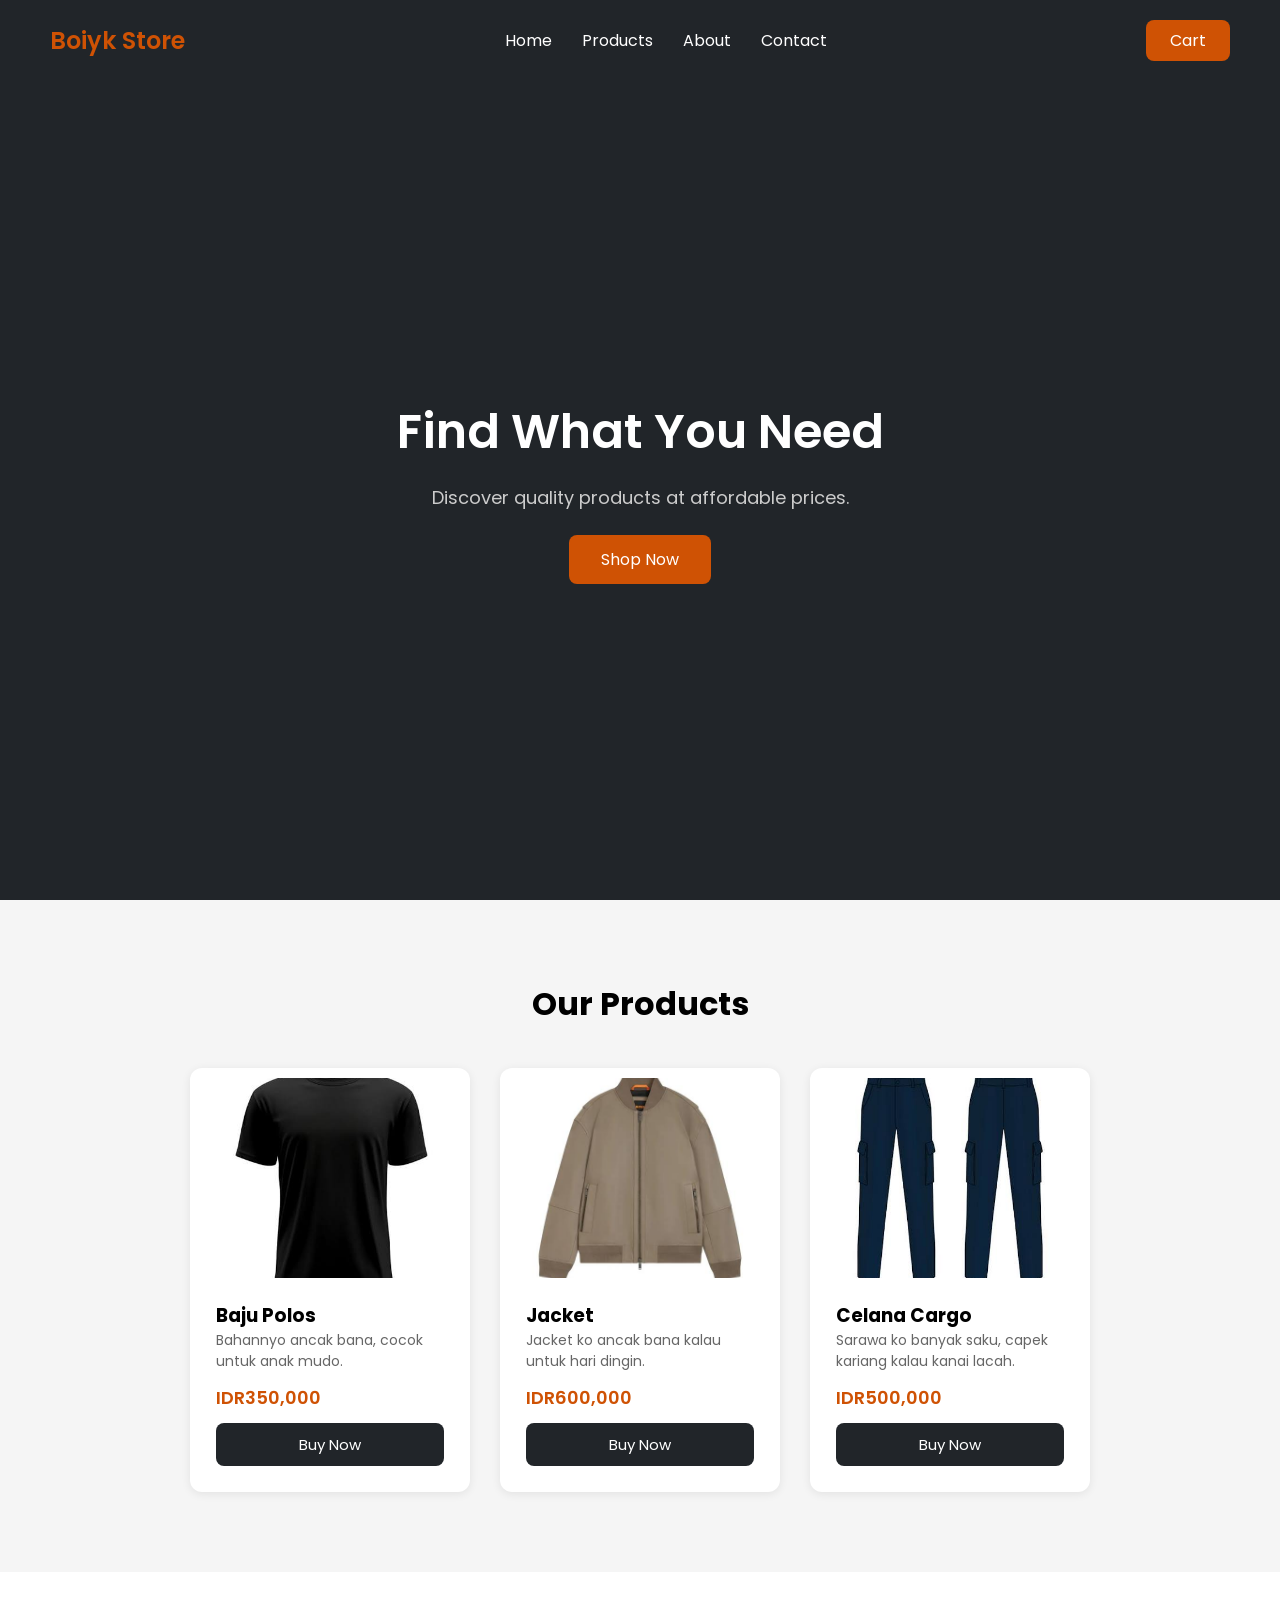
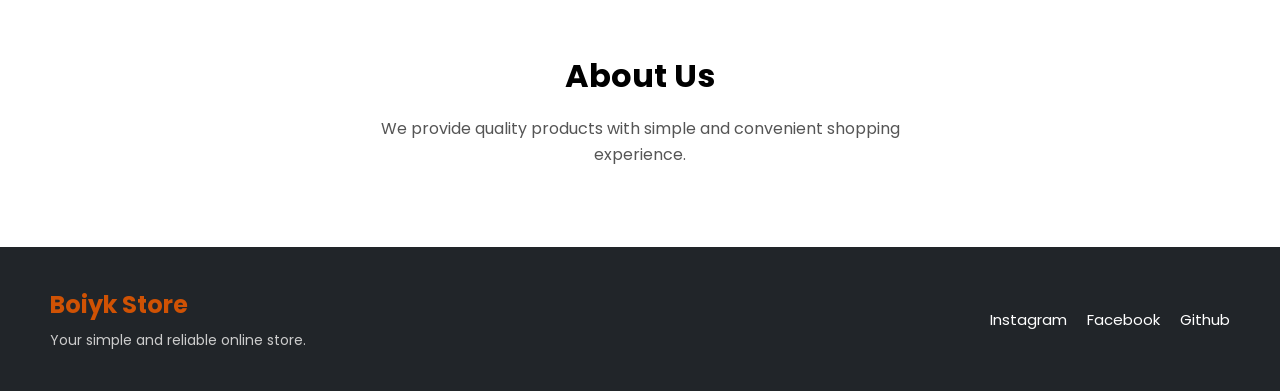
<file: index.html>
<!DOCTYPE html>
<html lang="en">

<head>
    <meta charset="UTF-8">
    <meta name="viewport" content="width=device-width, initial-scale=1.0">

    <title>Boiyk Store</title>

    <link rel="stylesheet" href="style.css">
</head>

<body>

    <!-- Navigation -->
    <nav class="navbar">

        <h2>Boiyk Store</h2>

        <ul>
            <li><a href="#home">Home</a></li>
            <li><a href="#products">Products</a></li>
            <li><a href="#about">About</a></li>
            <li><a href="#contact">Contact</a></li>
        </ul>

        <a href="cart.html">
            <button class="cart-btn">
                Cart
            </button>
        </a>

    </nav>


    <!-- Hero -->
    <main id="home">

        <section class="hero">

            <div class="hero-content">

                <h1>Find What You Need</h1>

                <p>
                    Discover quality products at affordable prices.
                </p>

                <button class="shop-btn">
                    Shop Now
                </button>

            </div>

        </section>


        <!-- Products -->
        <section id="products" class="products">

            <h2>Our Products</h2>

            <div class="product-container">

                <article class="product-card">

                    <a href="product-1.html">
                        <img src="product-1.jpg" alt="Baju">
                    </a>

                    <div class="product-info">

                        <h3>Baju Polos</h3>

                        <p class="description">
                            Bahannyo ancak bana, cocok untuk anak mudo.
                        </p>

                        <p class="price">
                            IDR350,000
                        </p>

                        <a href="product-1.html">
                            <button class="buy-btn">
                                Buy Now
                            </button>
                        </a>

                    </div>

                </article>


                <article class="product-card">

                    <a href="product-2.html">
                        <img src="product-2.jpg" alt="Jacket">
                    </a>

                    <div class="product-info">

                        <h3>Jacket</h3>

                        <p class="description">
                            Jacket ko ancak bana kalau untuk hari dingin.
                        </p>

                        <p class="price">
                            IDR600,000
                        </p>

                        <a href="product-2.html">
                            <button class="buy-btn">
                                Buy Now
                            </button>
                        </a>

                    </div>

                </article>


                <article class="product-card">

                    <a href="product-3.html">
                        <img src="product-3.jpg" alt="Celana">
                    </a>

                    <div class="product-info">

                        <h3>Celana Cargo</h3>

                        <p class="description">
                            Sarawa ko banyak saku, capek kariang kalau kanai lacah.
                        </p>

                        <p class="price">
                            IDR500,000
                        </p>

                        <a href="product-3.html">
                            <button class="buy-btn">
                                Buy Now
                            </button>
                        </a>

                    </div>

                </article>

            </div>

        </section>


        <!-- About -->
        <section id="about" class="about">

            <h2>About Us</h2>

            <p>
                We provide quality products with simple and
                convenient shopping experience.
            </p>

        </section>

    </main>


    <!-- Footer -->
    <footer id="contact">

        <div class="footer-content">

            <h2>Boiyk Store</h2>

            <p>
                Your simple and reliable online store.
            </p>

        </div>

        <div class="footer-links">

            <a href="#">Instagram</a>
            <a href="#">Facebook</a>
            <a href="#">Github</a>

        </div>

    </footer>

</body>

</html>
</file>
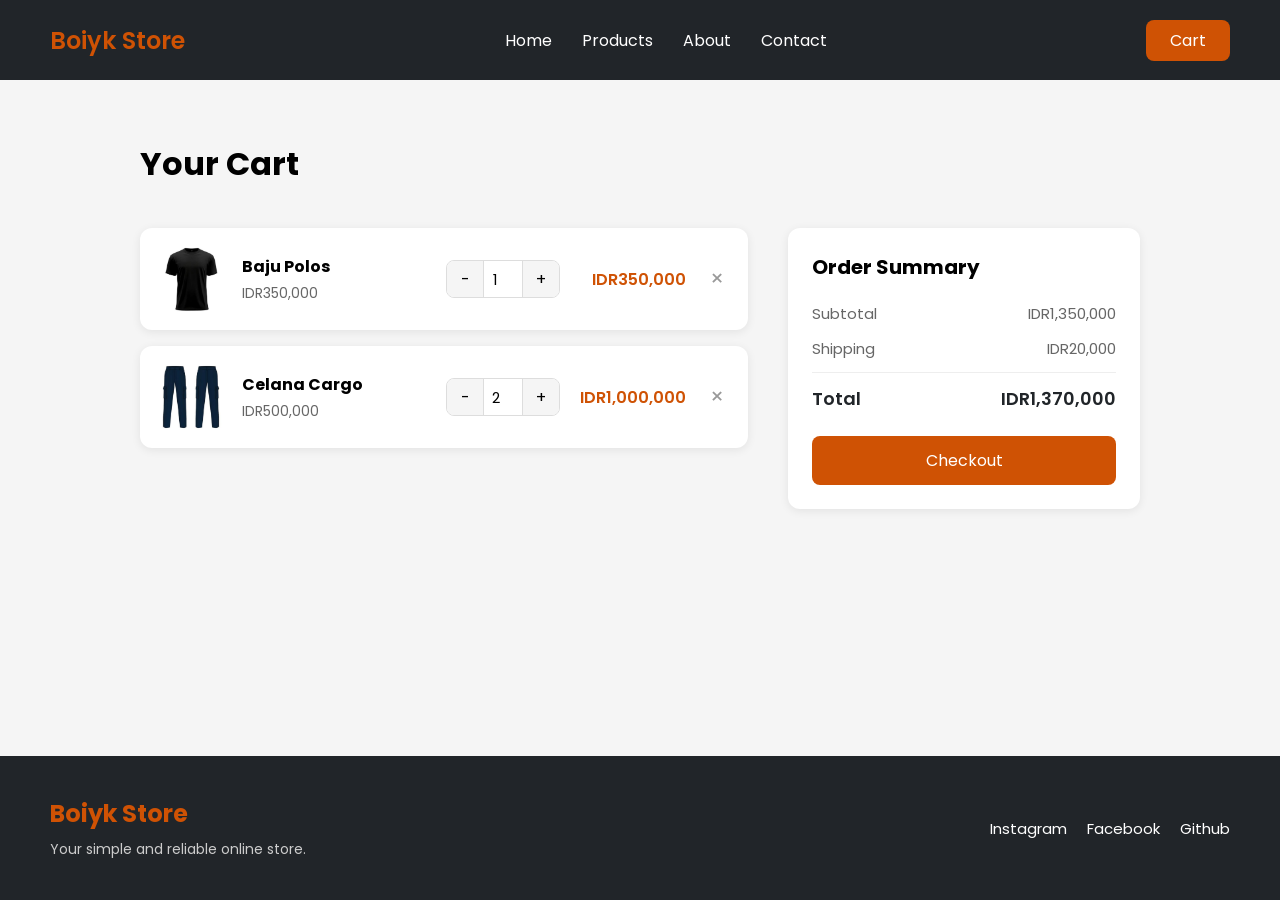
<file: cart.html>
<!DOCTYPE html>
<html lang="en">

<head>
    <meta charset="UTF-8">
    <meta name="viewport" content="width=device-width, initial-scale=1.0">

    <title>Cart - Boiyk Store</title>

    <link rel="stylesheet" href="style.css">
</head>

<body>

    <!-- Navigation -->
    <nav class="navbar">

        <h2>Boiyk Store</h2>

        <ul>
            <li><a href="index.html#home">Home</a></li>
            <li><a href="index.html#products">Products</a></li>
            <li><a href="index.html#about">About</a></li>
            <li><a href="index.html#contact">Contact</a></li>
        </ul>

        <button class="cart-btn">
            Cart
        </button>

    </nav>


    <!-- Cart -->
    <main>

        <section class="cart-section">

            <h1>Your Cart</h1>

            <div class="cart-container">

                <div class="cart-items">

                    <div class="cart-item">

                        <img src="product-1.jpg" alt="Baju Polos">

                        <div class="cart-item-info">
                            <h3>Baju Polos</h3>
                            <p class="price">IDR350,000</p>
                        </div>

                        <div class="qty-controls">
                            <button type="button" class="qty-btn">-</button>
                            <input type="number" value="1" min="1">
                            <button type="button" class="qty-btn">+</button>
                        </div>

                        <p class="item-subtotal">IDR350,000</p>

                        <button class="remove-btn" aria-label="Remove item">&times;</button>

                    </div>

                    <div class="cart-item">

                        <img src="product-3.jpg" alt="Celana Cargo">

                        <div class="cart-item-info">
                            <h3>Celana Cargo</h3>
                            <p class="price">IDR500,000</p>
                        </div>

                        <div class="qty-controls">
                            <button type="button" class="qty-btn">-</button>
                            <input type="number" value="2" min="1">
                            <button type="button" class="qty-btn">+</button>
                        </div>

                        <p class="item-subtotal">IDR1,000,000</p>

                        <button class="remove-btn" aria-label="Remove item">&times;</button>

                    </div>

                </div>

                <div class="cart-summary">

                    <h2>Order Summary</h2>

                    <div class="summary-row">
                        <span>Subtotal</span>
                        <span>IDR1,350,000</span>
                    </div>

                    <div class="summary-row">
                        <span>Shipping</span>
                        <span>IDR20,000</span>
                    </div>

                    <div class="summary-row summary-total">
                        <span>Total</span>
                        <span>IDR1,370,000</span>
                    </div>

                    <a href="checkout.html">
                        <button class="shop-btn checkout-btn">
                            Checkout
                        </button>
                    </a>

                </div>

            </div>

        </section>

    </main>


    <!-- Footer -->
    <footer id="contact">

        <div class="footer-content">

            <h2>Boiyk Store</h2>

            <p>
                Your simple and reliable online store.
            </p>

        </div>

        <div class="footer-links">

            <a href="#">Instagram</a>
            <a href="#">Facebook</a>
            <a href="#">Github</a>

        </div>

    </footer>

</body>

</html>
</file>
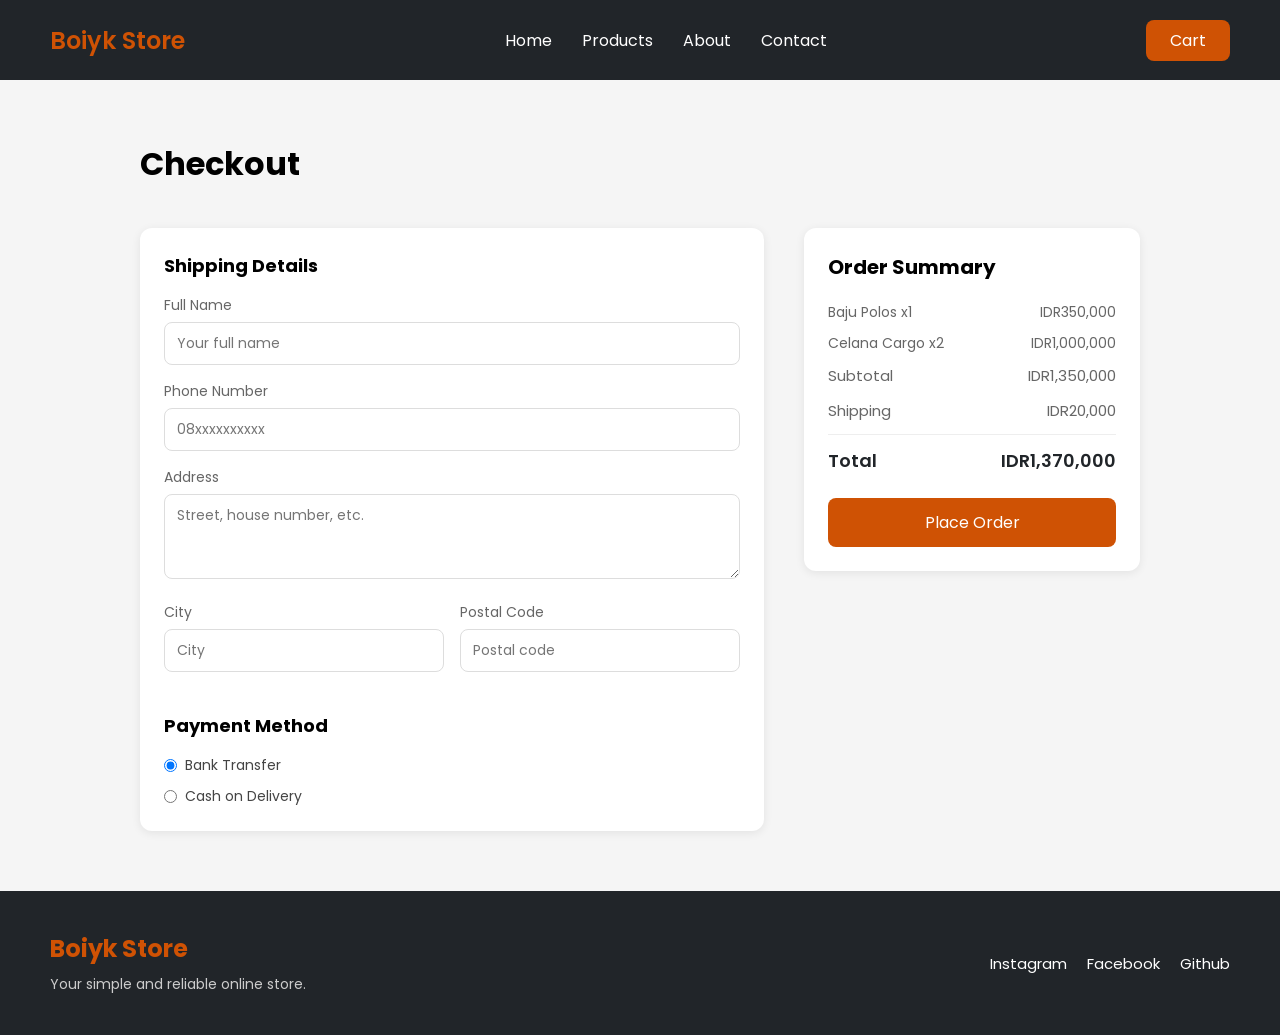
<file: checkout.html>
<!DOCTYPE html>
<html lang="en">

<head>
    <meta charset="UTF-8">
    <meta name="viewport" content="width=device-width, initial-scale=1.0">

    <title>Checkout - Boiyk Store</title>

    <link rel="stylesheet" href="style.css">
</head>

<body>

    <!-- Navigation -->
    <nav class="navbar">

        <h2>Boiyk Store</h2>

        <ul>
            <li><a href="index.html#home">Home</a></li>
            <li><a href="index.html#products">Products</a></li>
            <li><a href="index.html#about">About</a></li>
            <li><a href="index.html#contact">Contact</a></li>
        </ul>

        <a href="cart.html">
            <button class="cart-btn">
                Cart
            </button>
        </a>

    </nav>


    <!-- Checkout -->
    <main>

        <section class="checkout-section">

            <h1>Checkout</h1>

            <div class="checkout-container">

                <form class="checkout-form">

                    <h2>Shipping Details</h2>

                    <div class="form-group">
                        <label for="fullname">Full Name</label>
                        <input type="text" id="fullname" placeholder="Your full name" required>
                    </div>

                    <div class="form-group">
                        <label for="phone">Phone Number</label>
                        <input type="tel" id="phone" placeholder="08xxxxxxxxxx" required>
                    </div>

                    <div class="form-group">
                        <label for="address">Address</label>
                        <textarea id="address" rows="3" placeholder="Street, house number, etc." required></textarea>
                    </div>

                    <div class="form-row">

                        <div class="form-group">
                            <label for="city">City</label>
                            <input type="text" id="city" placeholder="City" required>
                        </div>

                        <div class="form-group">
                            <label for="postal">Postal Code</label>
                            <input type="text" id="postal" placeholder="Postal code" required>
                        </div>

                    </div>

                    <h2>Payment Method</h2>

                    <div class="payment-options">

                        <label class="payment-option">
                            <input type="radio" name="payment" value="transfer" checked>
                            Bank Transfer
                        </label>

                        <label class="payment-option">
                            <input type="radio" name="payment" value="cod">
                            Cash on Delivery
                        </label>

                    </div>

                </form>

                <div class="checkout-summary">

                    <h2>Order Summary</h2>

                    <div class="summary-item">
                        <span>Baju Polos x1</span>
                        <span>IDR350,000</span>
                    </div>

                    <div class="summary-item">
                        <span>Celana Cargo x2</span>
                        <span>IDR1,000,000</span>
                    </div>

                    <div class="summary-row">
                        <span>Subtotal</span>
                        <span>IDR1,350,000</span>
                    </div>

                    <div class="summary-row">
                        <span>Shipping</span>
                        <span>IDR20,000</span>
                    </div>

                    <div class="summary-row summary-total">
                        <span>Total</span>
                        <span>IDR1,370,000</span>
                    </div>

                    <button type="submit" class="shop-btn place-order-btn">
                        Place Order
                    </button>

                </div>

            </div>

        </section>

    </main>


    <!-- Footer -->
    <footer id="contact">

        <div class="footer-content">

            <h2>Boiyk Store</h2>

            <p>
                Your simple and reliable online store.
            </p>

        </div>

        <div class="footer-links">

            <a href="#">Instagram</a>
            <a href="#">Facebook</a>
            <a href="#">Github</a>

        </div>

    </footer>

</body>

</html>
</file>
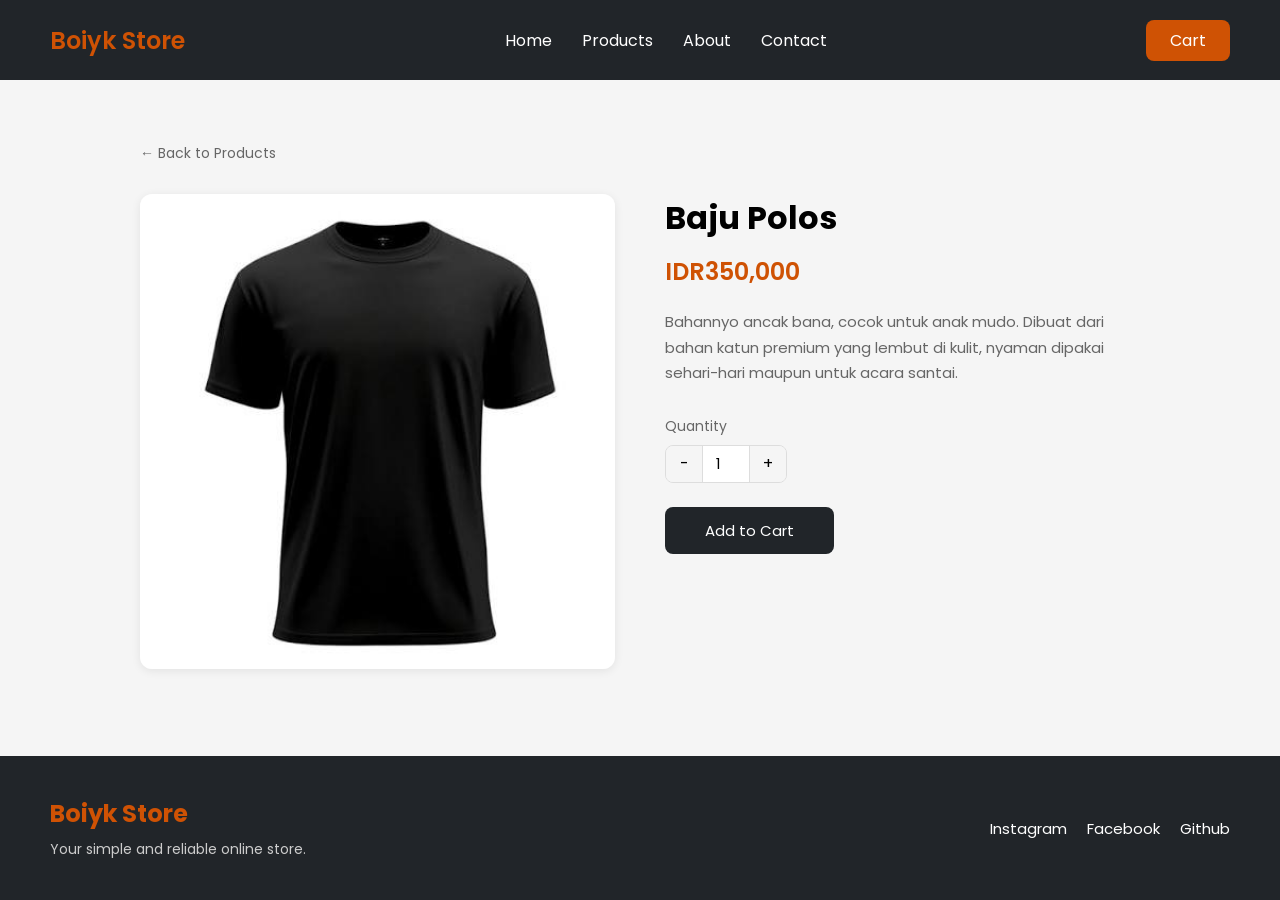
<file: product-1.html>
<!DOCTYPE html>
<html lang="en">

<head>
    <meta charset="UTF-8">
    <meta name="viewport" content="width=device-width, initial-scale=1.0">

    <title>Baju Polos - Boiyk Store</title>

    <link rel="stylesheet" href="style.css">
</head>

<body>

    <!-- Navigation -->
    <nav class="navbar">

        <h2>Boiyk Store</h2>

        <ul>
            <li><a href="index.html#home">Home</a></li>
            <li><a href="index.html#products">Products</a></li>
            <li><a href="index.html#about">About</a></li>
            <li><a href="index.html#contact">Contact</a></li>
        </ul>

        <a href="cart.html">
            <button class="cart-btn">
                Cart
            </button>
        </a>

    </nav>


    <!-- Product Detail -->
    <main>

        <section class="product-detail">

            <a href="index.html#products" class="back-link">&larr; Back to Products</a>

            <div class="detail-container">

                <div class="detail-image">
                    <img src="product-1.jpg" alt="Baju Polos">
                </div>

                <div class="detail-info">

                    <h1>Baju Polos</h1>

                    <p class="price">IDR350,000</p>

                    <p class="description">
                        Bahannyo ancak bana, cocok untuk anak mudo. Dibuat dari bahan
                        katun premium yang lembut di kulit, nyaman dipakai sehari-hari
                        maupun untuk acara santai.
                    </p>

                    <div class="qty-selector">
                        <label for="qty">Quantity</label>
                        <div class="qty-controls">
                            <button type="button" class="qty-btn" id="qty-minus">-</button>
                            <input type="number" id="qty" value="1" min="1">
                            <button type="button" class="qty-btn" id="qty-plus">+</button>
                        </div>
                    </div>

                    <button class="buy-btn add-to-cart-btn">
                        Add to Cart
                    </button>

                </div>

            </div>

        </section>

    </main>


    <!-- Footer -->
    <footer id="contact">

        <div class="footer-content">

            <h2>Boiyk Store</h2>

            <p>
                Your simple and reliable online store.
            </p>

        </div>

        <div class="footer-links">

            <a href="#">Instagram</a>
            <a href="#">Facebook</a>
            <a href="#">Github</a>

        </div>

    </footer>

</body>

</html>
</file>
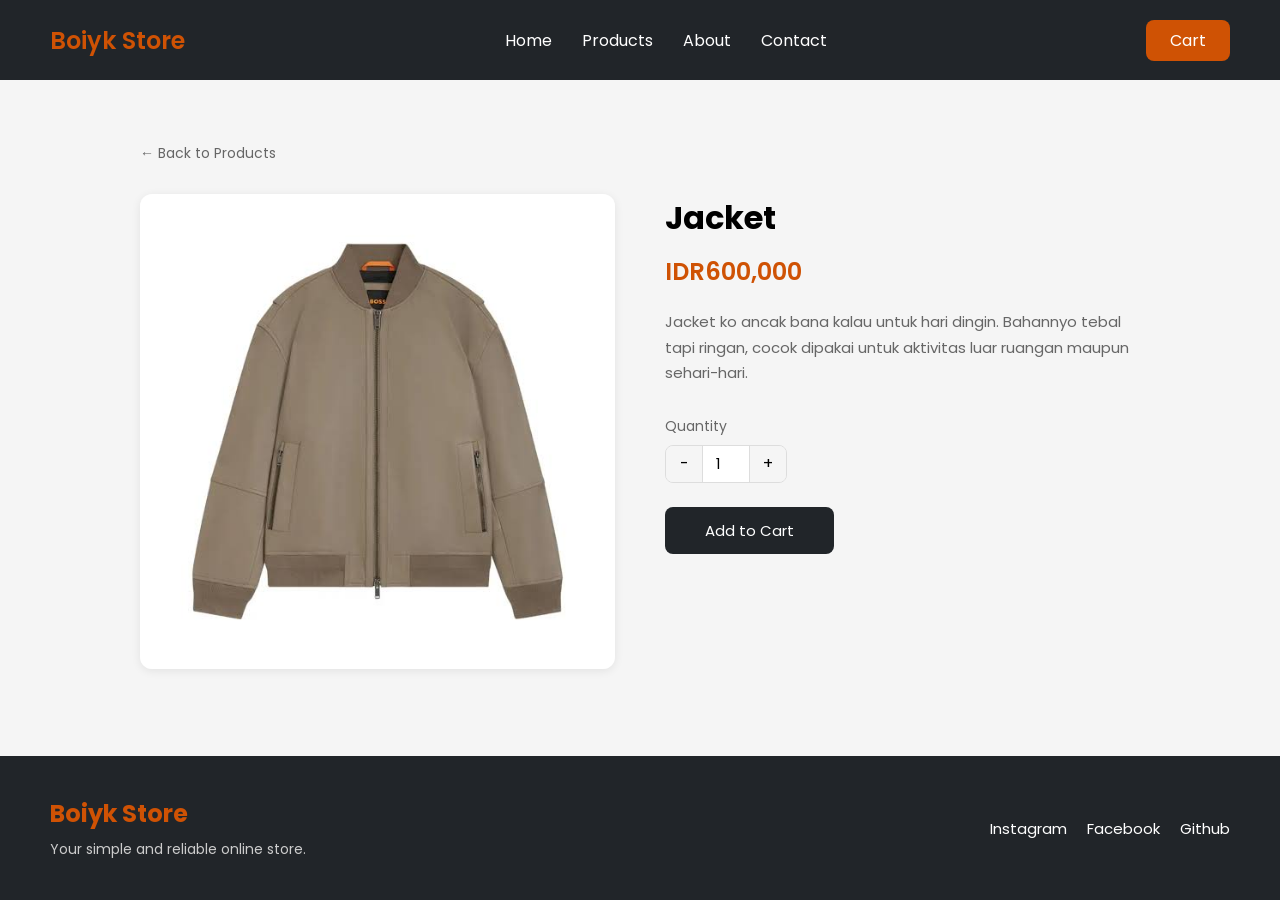
<file: product-2.html>
<!DOCTYPE html>
<html lang="en">

<head>
    <meta charset="UTF-8">
    <meta name="viewport" content="width=device-width, initial-scale=1.0">

    <title>Jacket - Boiyk Store</title>

    <link rel="stylesheet" href="style.css">
</head>

<body>

    <!-- Navigation -->
    <nav class="navbar">

        <h2>Boiyk Store</h2>

        <ul>
            <li><a href="index.html#home">Home</a></li>
            <li><a href="index.html#products">Products</a></li>
            <li><a href="index.html#about">About</a></li>
            <li><a href="index.html#contact">Contact</a></li>
        </ul>

        <a href="cart.html">
            <button class="cart-btn">
                Cart
            </button>
        </a>

    </nav>


    <!-- Product Detail -->
    <main>

        <section class="product-detail">

            <a href="index.html#products" class="back-link">&larr; Back to Products</a>

            <div class="detail-container">

                <div class="detail-image">
                    <img src="product-2.jpg" alt="Jacket">
                </div>

                <div class="detail-info">

                    <h1>Jacket</h1>

                    <p class="price">IDR600,000</p>

                    <p class="description">
                        Jacket ko ancak bana kalau untuk hari dingin. Bahannyo
                        tebal tapi ringan, cocok dipakai untuk aktivitas luar
                        ruangan maupun sehari-hari.
                    </p>

                    <div class="qty-selector">
                        <label for="qty">Quantity</label>
                        <div class="qty-controls">
                            <button type="button" class="qty-btn" id="qty-minus">-</button>
                            <input type="number" id="qty" value="1" min="1">
                            <button type="button" class="qty-btn" id="qty-plus">+</button>
                        </div>
                    </div>

                    <button class="buy-btn add-to-cart-btn">
                        Add to Cart
                    </button>

                </div>

            </div>

        </section>

    </main>


    <!-- Footer -->
    <footer id="contact">

        <div class="footer-content">

            <h2>Boiyk Store</h2>

            <p>
                Your simple and reliable online store.
            </p>

        </div>

        <div class="footer-links">

            <a href="#">Instagram</a>
            <a href="#">Facebook</a>
            <a href="#">Github</a>

        </div>

    </footer>

</body>

</html>
</file>
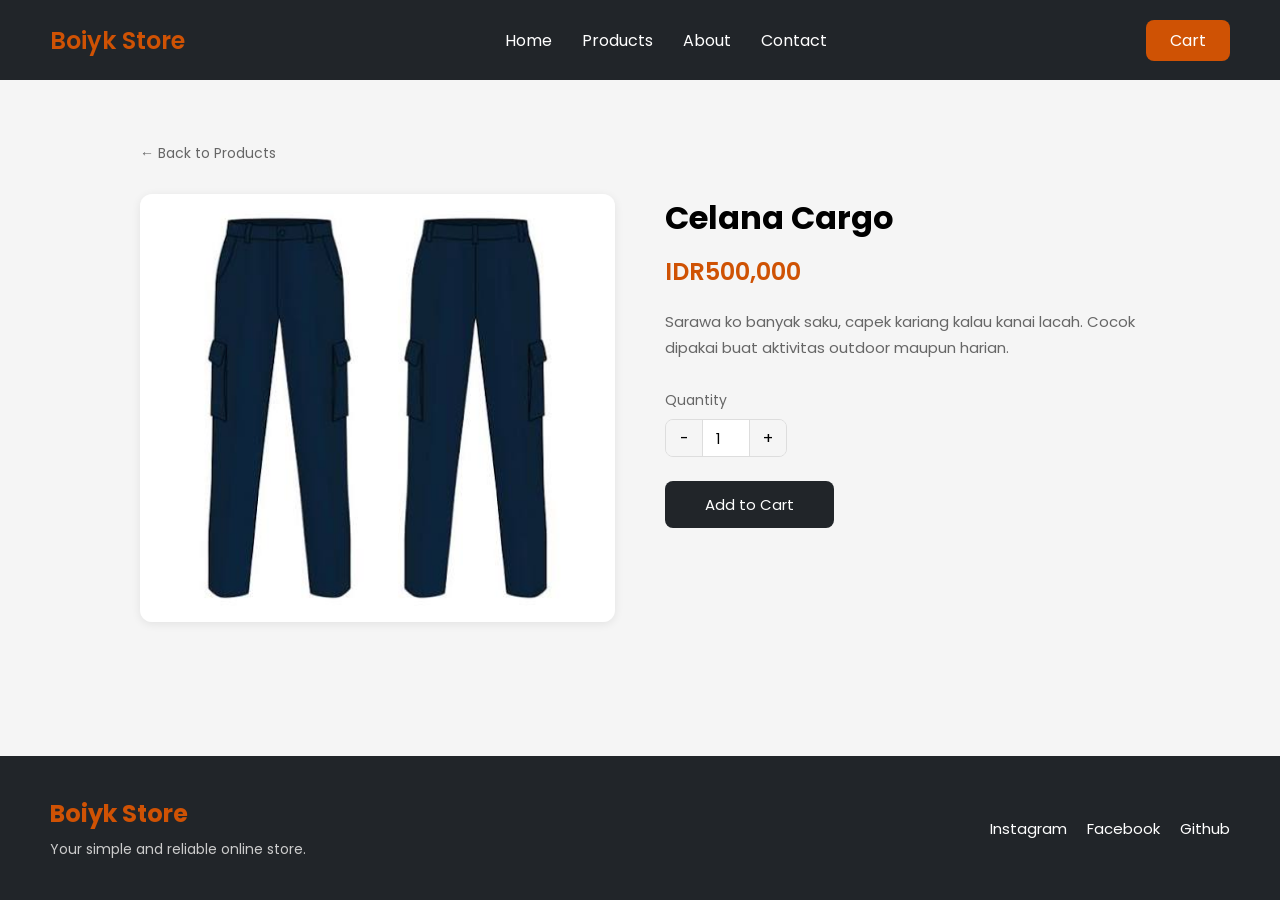
<file: product-3.html>
<!DOCTYPE html>
<html lang="en">

<head>
    <meta charset="UTF-8">
    <meta name="viewport" content="width=device-width, initial-scale=1.0">

    <title>Celana Cargo - Boiyk Store</title>

    <link rel="stylesheet" href="style.css">
</head>

<body>

    <!-- Navigation -->
    <nav class="navbar">

        <h2>Boiyk Store</h2>

        <ul>
            <li><a href="index.html#home">Home</a></li>
            <li><a href="index.html#products">Products</a></li>
            <li><a href="index.html#about">About</a></li>
            <li><a href="index.html#contact">Contact</a></li>
        </ul>

        <a href="cart.html">
            <button class="cart-btn">
                Cart
            </button>
        </a>

    </nav>


    <!-- Product Detail -->
    <main>

        <section class="product-detail">

            <a href="index.html#products" class="back-link">&larr; Back to Products</a>

            <div class="detail-container">

                <div class="detail-image">
                    <img src="product-3.jpg" alt="Celana">
                </div>

                <div class="detail-info">

                    <h1>Celana Cargo</h1>

                    <p class="price">IDR500,000</p>

                    <p class="description">
                        Sarawa ko banyak saku, capek kariang kalau kanai lacah.
                        Cocok dipakai buat aktivitas outdoor maupun harian.
                    </p>

                    <div class="qty-selector">
                        <label for="qty">Quantity</label>
                        <div class="qty-controls">
                            <button type="button" class="qty-btn" id="qty-minus">-</button>
                            <input type="number" id="qty" value="1" min="1">
                            <button type="button" class="qty-btn" id="qty-plus">+</button>
                        </div>
                    </div>

                    <button class="buy-btn add-to-cart-btn">
                        Add to Cart
                    </button>

                </div>

            </div>

        </section>

    </main>


    <!-- Footer -->
    <footer id="contact">

        <div class="footer-content">

            <h2>Boiyk Store</h2>

            <p>
                Your simple and reliable online store.
            </p>

        </div>

        <div class="footer-links">

            <a href="#">Instagram</a>
            <a href="#">Facebook</a>
            <a href="#">Github</a>

        </div>

    </footer>

</body>

</html>
</file>
<file: style.css>
@import url('https://fonts.googleapis.com/css2?family=Poppins:wght@300;400;500;600;700&display=swap');

html {
    overflow-y: scroll;
}

:root {
    --brand-color: #cf5204;
    --brand-hover: #e96504;
    --dark: #212529;
}

a:focus-visible,
button:focus-visible {
    outline: 2px solid var(--brand-color);
    outline-offset: 2px;
}

* {
    margin: 0;
    padding: 0;
    box-sizing: border-box;
    font-family: 'Poppins', sans-serif;
}

body {
    min-height: 100vh;
    display: flex;
    flex-direction: column;
    padding-top: 80px;
    background: #F5F5F5;
}

main {
    flex: 1;
}

.navbar {
    position: fixed;
    top: 0;
    left: 0;
    width: 100%;

    height: 80px;
    padding: 0 50px;

    display: flex;
    align-items: center;
    justify-content: space-between;

    background: var(--dark);
    z-index: 1000;
}

.navbar h2 {
    color: var(--brand-color);
    font-size: 24px;
    font-weight: 600;
}

.navbar ul {
    display: flex;
    list-style: none;
    gap: 30px;
}

.navbar ul li a {
    text-decoration: none;
    color: #ffffff;
    font-size: 16px;
    transition: color 0.3s ease;
}

.navbar ul li a:hover {
    color: var(--brand-hover);
}

.cart-btn {
    background: var(--brand-color);
    color: #ffffff;

    border: none;
    border-radius: 8px;

    padding: 8px 24px;

    font-size: 16px;
    cursor: pointer;

    transition: background-color 0.2s ease;
}

.cart-btn:hover {
    background: var(--brand-hover);
}

.hero {
    height: calc(100vh - 80px);
    display: flex;
    align-items: center;
    justify-content: center;
    text-align: center;
    background: var(--dark);
    color: #ffffff;
}

.hero-content h1 {
    font-size: 48px;
    font-weight: 600;
    margin-bottom: 16px;
}

.hero-content p {
    font-size: 18px;
    color: #cccccc;
    margin-bottom: 24px;
}

.shop-btn {
    background: var(--brand-color);
    color: #ffffff;
    border: none;
    border-radius: 8px;
    padding: 12px 32px;
    font-size: 16px;
    cursor: pointer;
    transition: background-color 0.2s ease;
}

.shop-btn:hover {
    background: var(--brand-hover);
}

.products {
    padding: 80px 50px;
    text-align: center;
}

.products h2 {
    font-size: 32px;
    margin-bottom: 40px;
}

.product-container {
    display: flex;
    flex-wrap: wrap;
    justify-content: center;
    gap: 30px;
}

.product-card {
    width: 280px;
    padding: 10px;
    background: #ffffff;
    border-radius: 12px;
    overflow: hidden;
    text-align: left;
    box-shadow: 0 2px 10px rgba(0, 0, 0, 0.08);
    transition: transform 0.2s ease;
}

.product-card:hover {
    box-shadow: 0 2px 10px rgba(207, 82, 4, 0.5);
    background: rgb(207, 82, 4, 0.1);
}

.product-card img {
    width: 100%;
    height: 200px;
    object-fit: cover;
    border-radius: 12px;
}

.product-info {
    padding: 16px;
}

.product-info .description {
    font-size: 14px;
    color: #666666;
    margin-bottom: 12px;
}

.product-card:hover {
    transform: translateY(-6px);
}

.product-info .price {
    font-size: 18px;
    font-weight: 600;
    color: var(--brand-color);
    margin-bottom: 12px;
}

.buy-btn {
    width: 100%;
    background: var(--dark);
    color: #ffffff;
    border: none;
    border-radius: 8px;
    padding: 10px;
    font-size: 15px;
    cursor: pointer;
    transition: background-color 0.2s ease;
}

.buy-btn:hover {
    background: var(--brand-color);
}

.product-detail {
    padding: 60px 50px;
    max-width: 1100px;
    margin: 0 auto;
}

.back-link {
    display: inline-block;
    color: #666666;
    text-decoration: none;
    font-size: 14px;
    margin-bottom: 30px;
    transition: color 0.2s ease;
}

.back-link:hover {
    color: var(--brand-color);
}

.detail-container {
    display: flex;
    gap: 50px;
    flex-wrap: wrap;
}

.detail-image {
    flex: 1;
    min-width: 280px;
}

.detail-image img {
    width: 100%;
    border-radius: 12px;
    box-shadow: 0 2px 10px rgba(0, 0, 0, 0.08);
}

.detail-info {
    flex: 1;
    min-width: 280px;
}

.detail-info h1 {
    font-size: 32px;
    margin-bottom: 12px;
}

.detail-info .price {
    font-size: 24px;
    font-weight: 600;
    color: var(--brand-color);
    margin-bottom: 20px;
}

.detail-info .description {
    font-size: 15px;
    color: #666666;
    line-height: 1.7;
    margin-bottom: 30px;
}

.qty-selector {
    margin-bottom: 24px;
}

.qty-selector label {
    display: block;
    font-size: 14px;
    color: #666666;
    margin-bottom: 8px;
}

.qty-controls {
    display: flex;
    align-items: center;
    width: fit-content;
    border: 1px solid #dddddd;
    border-radius: 8px;
    overflow: hidden;
}

.qty-btn {
    background: #f5f5f5;
    border: none;
    width: 36px;
    height: 36px;
    font-size: 16px;
    cursor: pointer;
}

.qty-btn:hover {
    background: #e5e5e5;
}

.qty-controls input {
    width: 48px;
    height: 36px;
    border: none;
    border-left: 1px solid #dddddd;
    border-right: 1px solid #dddddd;
    text-align: center;
    font-size: 15px;
}

.add-to-cart-btn {
    width: auto;
    padding: 12px 40px;
}

@media (max-width: 768px) {
    .product-detail {
        padding: 40px 20px;
    }
}

.cart-section {
    padding: 60px 50px;
    max-width: 1100px;
    margin: 0 auto;
}

.cart-section h1 {
    font-size: 32px;
    margin-bottom: 40px;
}

.cart-container {
    display: flex;
    gap: 40px;
    align-items: flex-start;
    flex-wrap: wrap;
}

.cart-items {
    flex: 2;
    min-width: 320px;
    display: flex;
    flex-direction: column;
    gap: 16px;
}

.cart-item {
    display: flex;
    align-items: center;
    gap: 16px;
    background: #ffffff;
    border-radius: 12px;
    padding: 16px;
    box-shadow: 0 2px 10px rgba(0, 0, 0, 0.08);
}

.cart-item img {
    width: 70px;
    height: 70px;
    object-fit: cover;
    border-radius: 8px;
}

.cart-item-info {
    flex: 1;
}

.cart-item-info h3 {
    font-size: 16px;
    margin-bottom: 4px;
}

.cart-item-info .price {
    font-size: 14px;
    color: #666666;
}

.cart-item .qty-controls {
    width: fit-content;
}

.cart-item .qty-controls input {
    width: 40px;
}

.item-subtotal {
    font-weight: 600;
    color: var(--brand-color);
    min-width: 110px;
    text-align: right;
}

.remove-btn {
    background: none;
    border: none;
    font-size: 22px;
    color: #999999;
    cursor: pointer;
    line-height: 1;
    padding: 4px 8px;
}

.remove-btn:hover {
    color: var(--brand-color);
}

.cart-summary {
    flex: 1;
    min-width: 260px;
    background: #ffffff;
    border-radius: 12px;
    padding: 24px;
    box-shadow: 0 2px 10px rgba(0, 0, 0, 0.08);
}

.cart-summary h2 {
    font-size: 20px;
    margin-bottom: 20px;
}

.summary-row {
    display: flex;
    justify-content: space-between;
    font-size: 15px;
    color: #666666;
    margin-bottom: 12px;
}

.summary-total {
    font-size: 18px;
    font-weight: 600;
    color: var(--dark);
    border-top: 1px solid #eeeeee;
    padding-top: 12px;
    margin-top: 12px;
}

.checkout-btn {
    width: 100%;
    margin-top: 12px;
}

@media (max-width: 768px) {
    .cart-section {
        padding: 40px 20px;
    }

    .cart-item {
        flex-wrap: wrap;
    }

    .item-subtotal {
        text-align: left;
    }
}

.checkout-section {
    padding: 60px 50px;
    max-width: 1100px;
    margin: 0 auto;
}

.checkout-section h1 {
    font-size: 32px;
    margin-bottom: 40px;
}

.checkout-container {
    display: flex;
    gap: 40px;
    align-items: flex-start;
    flex-wrap: wrap;
}

.checkout-form {
    flex: 2;
    min-width: 320px;
    background: #ffffff;
    border-radius: 12px;
    padding: 24px;
    box-shadow: 0 2px 10px rgba(0, 0, 0, 0.08);
}

.checkout-form h2 {
    font-size: 18px;
    margin-bottom: 16px;
}

.checkout-form h2:not(:first-child) {
    margin-top: 24px;
}

.form-group {
    margin-bottom: 16px;
}

.form-row {
    display: flex;
    gap: 16px;
}

.form-row .form-group {
    flex: 1;
}

.form-group label {
    display: block;
    font-size: 14px;
    color: #666666;
    margin-bottom: 6px;
}

.form-group input,
.form-group textarea {
    width: 100%;
    padding: 10px 12px;
    border: 1px solid #dddddd;
    border-radius: 8px;
    font-size: 14px;
}

.form-group input:focus,
.form-group textarea:focus {
    outline: 2px solid var(--brand-color);
    outline-offset: 1px;
}

.payment-options {
    display: flex;
    flex-direction: column;
    gap: 10px;
}

.payment-option {
    display: flex;
    align-items: center;
    gap: 8px;
    font-size: 14px;
    color: #444444;
    cursor: pointer;
}

.checkout-summary {
    flex: 1;
    min-width: 260px;
    background: #ffffff;
    border-radius: 12px;
    padding: 24px;
    box-shadow: 0 2px 10px rgba(0, 0, 0, 0.08);
}

.checkout-summary h2 {
    font-size: 20px;
    margin-bottom: 20px;
}

.summary-item {
    display: flex;
    justify-content: space-between;
    font-size: 14px;
    color: #666666;
    margin-bottom: 10px;
}

.place-order-btn {
    width: 100%;
    margin-top: 12px;
}

@media (max-width: 768px) {
    .checkout-section {
        padding: 40px 20px;
    }

    .form-row {
        flex-direction: column;
        gap: 0;
    }
}

.about {
    background: #ffffff;
    text-align: center;
    padding: 80px 50px;
}

.about h2 {
    font-size: 32px;
    margin-bottom: 16px;
}

.about p {
    max-width: 600px;
    margin: 0 auto;
    line-height: 1.6;
    color: #555555;
}

footer {
    display: flex;
    align-items: center;
    justify-content: space-between;
    padding: 40px 50px;
    background: var(--dark);
    color: #ffffff;
}

.footer-content h2 {
    color: var(--brand-color);
    margin-bottom: 8px;
}

.footer-content p {
    color: #cccccc;
    font-size: 14px;
}

.footer-links {
    display: flex;
    gap: 20px;
}

.footer-links a {
    color: #ffffff;
    text-decoration: none;
    font-size: 15px;
    transition: color 0.2s ease;
}

.footer-links a:hover {
    color: var(--brand-color);
}

@media (max-width: 768px) {

    .navbar {
        padding: 0 20px;
    }

    .navbar ul {
        display: none;
    }

    .hero-content h1 {
        font-size: 32px;
    }

    .hero-content p {
        font-size: 16px;
    }

    .products,
    .about {
        padding: 50px 20px;
    }

    .product-card {
        width: 100%;
        max-width: 320px;
    }

    footer {
        flex-direction: column;
        gap: 20px;
        text-align: center;
        padding: 40px 20px;
    }

    .footer-links {
        justify-content: center;
    }

}
</file>
